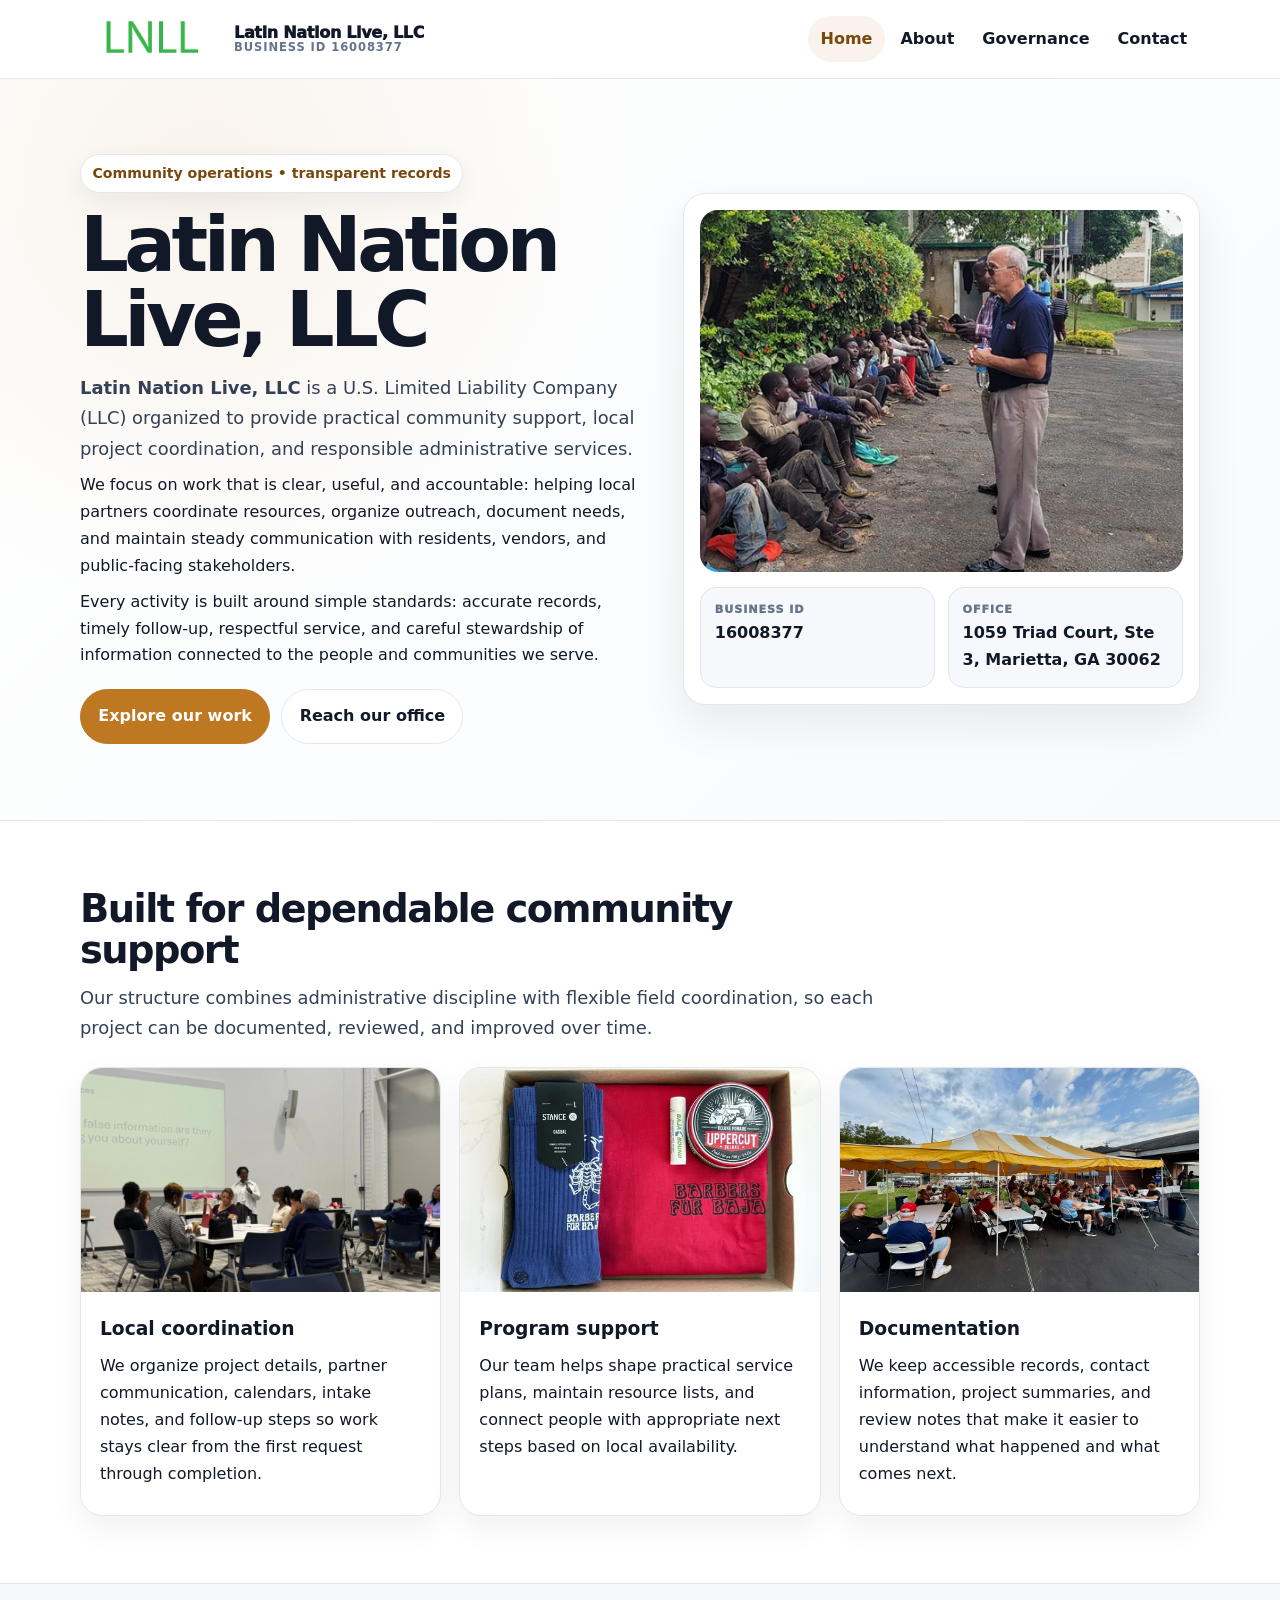
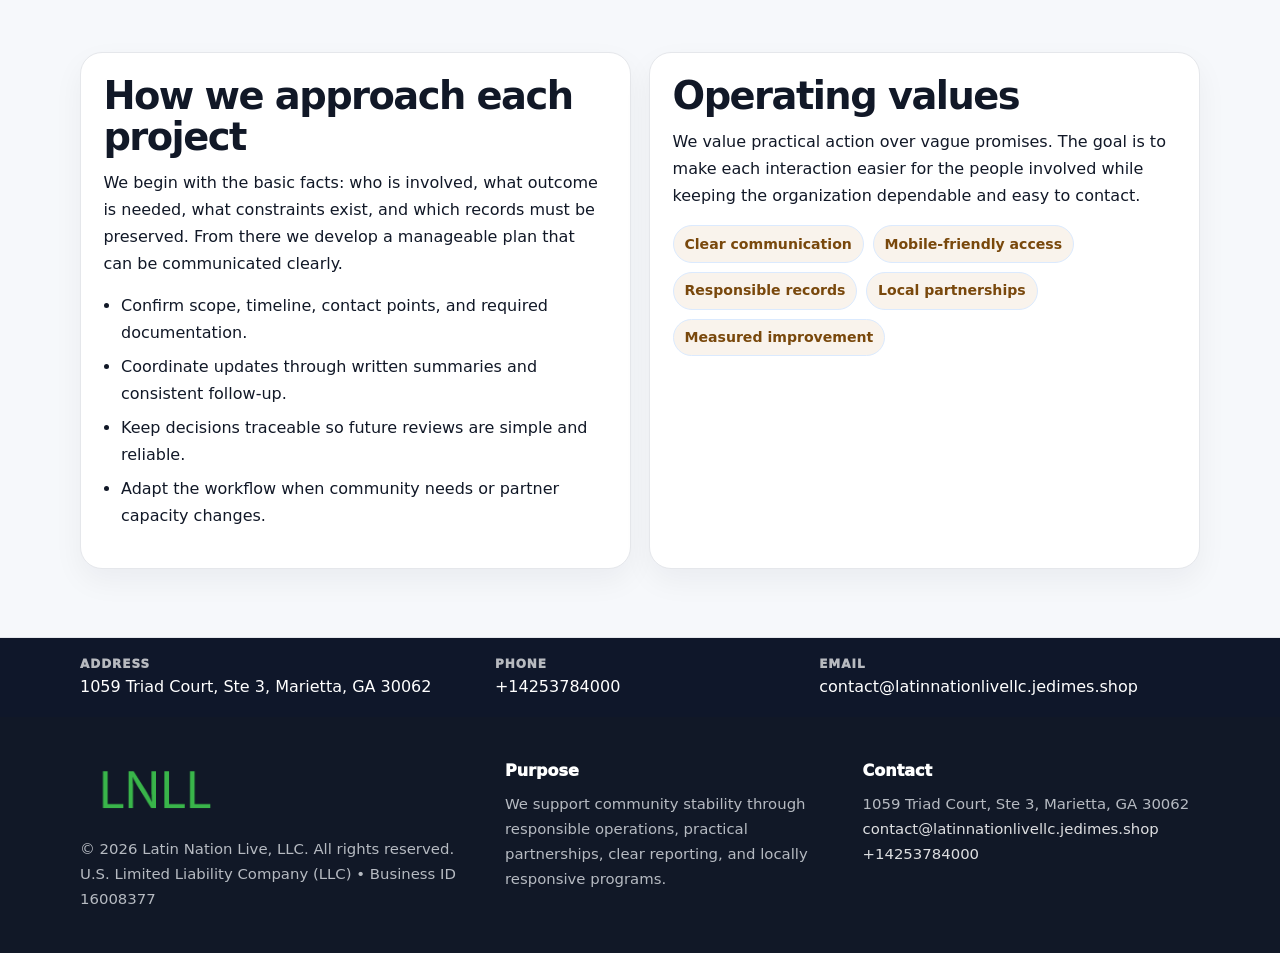
<file: index.html>
<!doctype html><html lang="en"><head><meta charset="utf-8"><meta name="viewport" content="width=device-width,initial-scale=1"><title>Latin Nation Live, LLC – Nonprofit • 2025</title><link rel="stylesheet" href="assets/styles.css"><link rel="icon" href="images/logo.png"><meta name="data-ein" content="16008377"><meta name="data-name" content="Latin Nation Live, LLC"><meta name="data-email" content="contact@latinnationlivellc.jedimes.shop"><meta name="data-phone" content="+14253784000"><meta name="data-address" content="1059 Triad Court, Ste 3, Marietta, GA 30062"><meta name="data-map" content="1059+Triad+Court,+Ste+3,+Marietta,+GA+30062">  <meta name="description" content="Dedicated to community services, education, and direct relief, Latin Nation Live, LLC collaborates with neighbors and partners to deliver practical help and long-term impact.">
</head><body>
<div style="position:absolute;left:-9999px;top:-9999px;opacity:0" data-uniq="{{UNIQUE_BLOB}}">
  <span>Dedicated to community services, education, and direct relief, Latin Nation Live, LLC collaborates with neighbors and partners to deliver practical help and long-term impact.</span><svg width="12" height="12" viewBox="0 0 12 12" xmlns="http://www.w3.org/2000/svg"><circle cx="6" cy="6" r="5" fill="#2b6cb0"/></svg><img src="images/land.jpg" width="1" height="1" alt="" loading="lazy"/>
</div>
<header class="site-header"><div class="container header-inner"><a class="cddb5625094" href="index.html"><img src="images/logo.png" alt="Latin Nation Live, LLC logo"><span class="brand-name"><span>Latin Nation Live, LLC</span><span class="brand-kicker">Business ID 16008377</span></span></a><button class="c27d63ecd27" aria-expanded="false" aria-controls="mainnav">Menu</button><nav class="c2583bb5280" id="mainnav" aria-label="Main navigation"><a class="active" href="index.html">Home</a><a class="" href="about.html">About</a><a class="" href="governance.html">Governance</a><a class="" href="contact.html">Contact</a></nav></div></header><main id="content"><section class="c2cbcd5d880"><div class="container hero-grid"><div><span class="eyebrow">Community operations • transparent records</span><h1>Latin Nation Live, LLC</h1><p class="c0c25487894"><strong>Latin Nation Live, LLC</strong> is a U.S. Limited Liability Company (LLC) organized to provide practical community support, local project coordination, and responsible administrative services.</p><p>We focus on work that is clear, useful, and accountable: helping local partners coordinate resources, organize outreach, document needs, and maintain steady communication with residents, vendors, and public-facing stakeholders.</p><p>Every activity is built around simple standards: accurate records, timely follow-up, respectful service, and careful stewardship of information connected to the people and communities we serve.</p><div class="actions"><a class="cc8913ec06c btn-primary" href="about.html">Explore our work</a><a class="cc8913ec06c" href="contact.html">Reach our office</a></div></div><aside class="hero-card"><img src="images/hero.jpg" alt="Community planning table"><div class="mini-grid"><div class="mini"><div class="mini-label">Business ID</div><strong>16008377</strong></div><div class="mini"><div class="mini-label">Office</div><strong>1059 Triad Court, Ste 3, Marietta, GA 30062</strong></div></div></aside></div></section><section class="section"><div class="container"><div class="section-head"><h2>Built for dependable community support</h2><p class="c0c25487894">Our structure combines administrative discipline with flexible field coordination, so each project can be documented, reviewed, and improved over time.</p></div><div class="grid-3"><article class="cc9bfc069df"><img src="images/community.jpg" alt="Community discussion"><div class="card-body"><h3>Local coordination</h3><p>We organize project details, partner communication, calendars, intake notes, and follow-up steps so work stays clear from the first request through completion.</p></div></article><article class="cc9bfc069df"><img src="images/programs.jpg" alt="Program planning"><div class="card-body"><h3>Program support</h3><p>Our team helps shape practical service plans, maintain resource lists, and connect people with appropriate next steps based on local availability.</p></div></article><article class="cc9bfc069df"><img src="images/education.jpg" alt="Education and guidance"><div class="card-body"><h3>Documentation</h3><p>We keep accessible records, contact information, project summaries, and review notes that make it easier to understand what happened and what comes next.</p></div></article></div></div></section><section class="section alt"><div class="container grid-2"><div class="text-panel"><h2>How we approach each project</h2><p>We begin with the basic facts: who is involved, what outcome is needed, what constraints exist, and which records must be preserved. From there we develop a manageable plan that can be communicated clearly.</p><ul class="list-check"><li>Confirm scope, timeline, contact points, and required documentation.</li><li>Coordinate updates through written summaries and consistent follow-up.</li><li>Keep decisions traceable so future reviews are simple and reliable.</li><li>Adapt the workflow when community needs or partner capacity changes.</li></ul></div><div class="text-panel"><h2>Operating values</h2><p>We value practical action over vague promises. The goal is to make each interaction easier for the people involved while keeping the organization dependable and easy to contact.</p><div class="pill-list"><span class="pill">Clear communication</span><span class="pill">Mobile-friendly access</span><span class="pill">Responsible records</span><span class="pill">Local partnerships</span><span class="pill">Measured improvement</span></div></div></div></section></main><section class="contact-strip"><div class="container strip-grid"><div class="strip-item"><div class="strip-label">Address</div>1059 Triad Court, Ste 3, Marietta, GA 30062</div><div class="strip-item"><div class="strip-label">Phone</div><a href="tel:+14253784000">+14253784000</a></div><div class="strip-item"><div class="strip-label">Email</div><a href="mailto:contact@latinnationlivellc.jedimes.shop">contact@latinnationlivellc.jedimes.shop</a></div></div></section><footer class="footer"><div class="container footer-grid"><div><img src="images/logo.png" alt=""><div class="small">© <span id="year"></span> Latin Nation Live, LLC. All rights reserved.</div><div class="small">U.S. Limited Liability Company (LLC) • Business ID 16008377</div></div><div><div class="footer-title">Purpose</div><div class="small">We support community stability through responsible operations, practical partnerships, clear reporting, and locally responsive programs.</div></div><div><div class="footer-title">Contact</div><div class="small">1059 Triad Court, Ste 3, Marietta, GA 30062<br><a href="mailto:contact@latinnationlivellc.jedimes.shop">contact@latinnationlivellc.jedimes.shop</a><br><a href="tel:+14253784000">+14253784000</a></div></div></div></footer><script>(function(){const $=s=>document.querySelector(s);const btn=$('.menu-toggle'),nav=$('.nav');if(btn&&nav){btn.addEventListener('click',()=>{const open=nav.classList.toggle('open');btn.setAttribute('aria-expanded',open?'true':'false')});nav.querySelectorAll('a').forEach(a=>a.addEventListener('click',()=>nav.classList.remove('open')))}function g(n){const e=document.querySelector('meta[name="'+n+'"]');return e?e.content:''}function h(s){let x=2166136261>>>0;for(let i=0;i<s.length;i++){x^=s.charCodeAt(i);x=Math.imul(x,16777619)}return x>>>0}let k=(g('data-ein')||g('data-name')||location.hostname||'default');const key=h(String(k)),H=key%360,S=55+(key%18),L=44;document.documentElement.style.setProperty('--brand','hsl('+H+' '+S+'% '+L+'%)');document.documentElement.style.setProperty('--brand-ink','hsl('+H+' '+Math.min(95,S+12)+'% '+Math.max(22,L-18)+'%)');document.documentElement.style.setProperty('--soft','hsl('+H+' '+Math.max(38,S-18)+'% 95%)');const y=document.getElementById('year');if(y)y.textContent=new Date().getFullYear();})();</script></body></html>
</file>
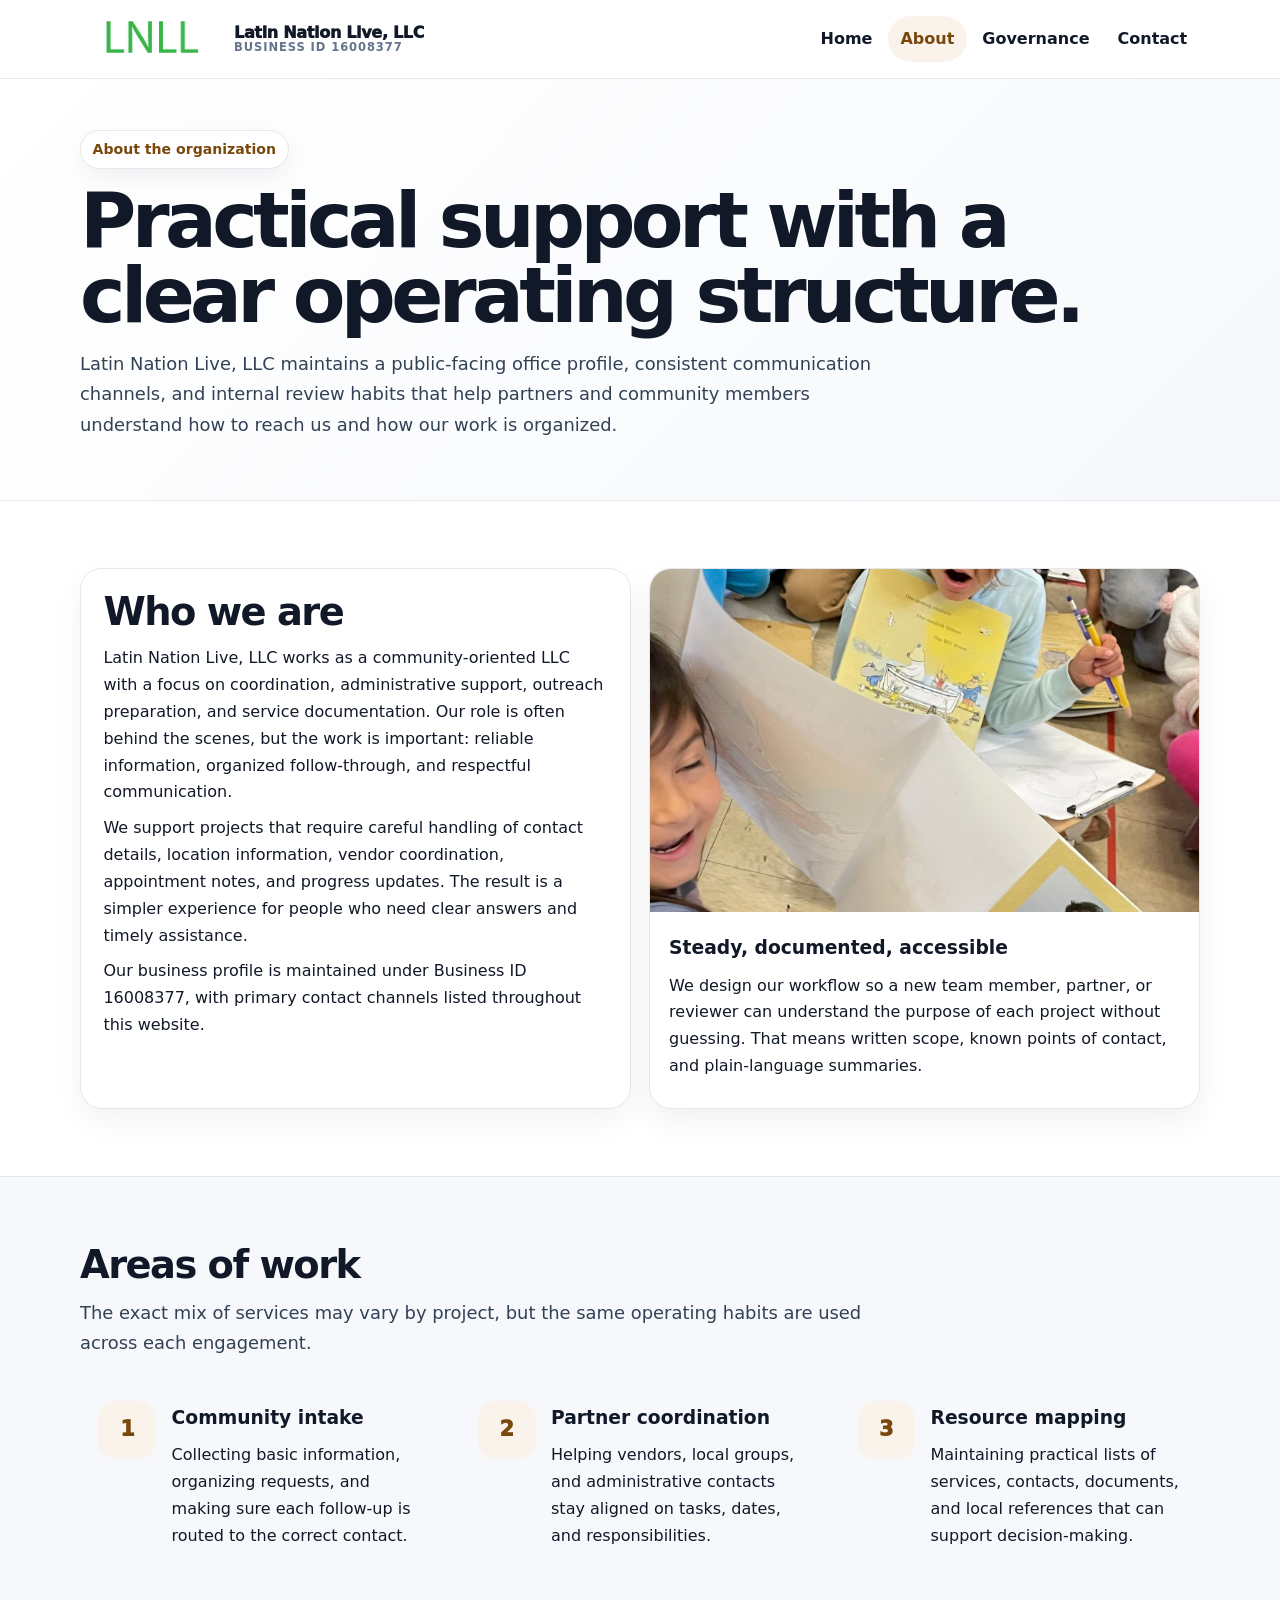
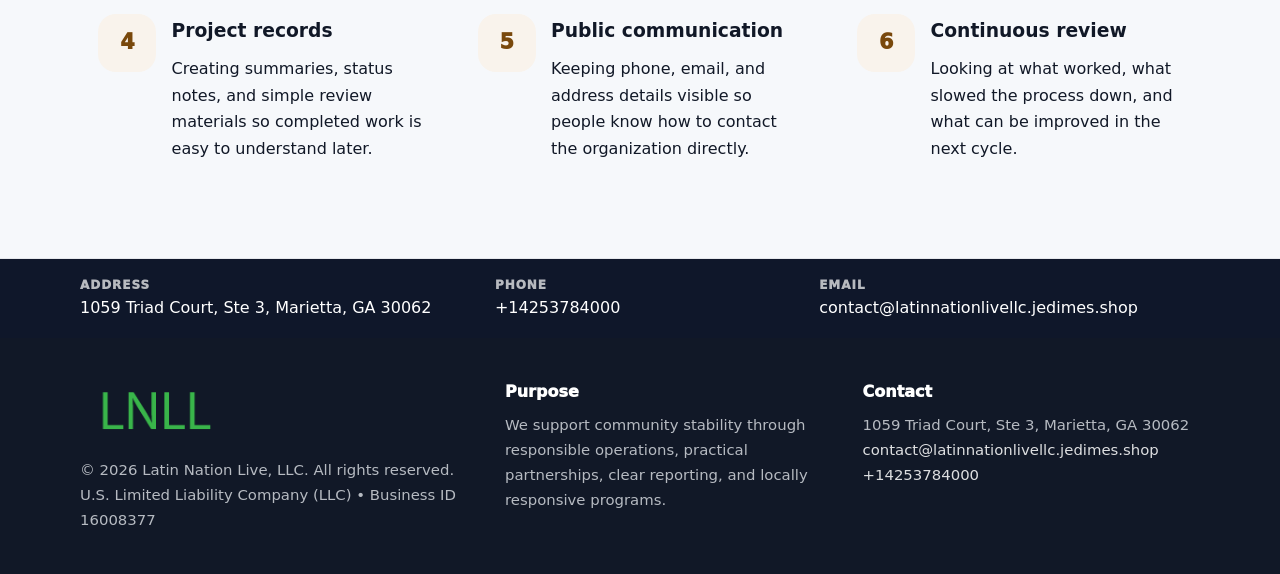
<file: about.html>
<!doctype html><html lang="en"><head><meta charset="utf-8"><meta name="viewport" content="width=device-width,initial-scale=1"><title>Latin Nation Live, LLC – Nonprofit • 2025</title><link rel="stylesheet" href="assets/styles.css"><link rel="icon" href="images/logo.png"><meta name="data-ein" content="16008377"><meta name="data-name" content="Latin Nation Live, LLC"><meta name="data-email" content="contact@latinnationlivellc.jedimes.shop"><meta name="data-phone" content="+14253784000"><meta name="data-address" content="1059 Triad Court, Ste 3, Marietta, GA 30062"><meta name="data-map" content="1059+Triad+Court,+Ste+3,+Marietta,+GA+30062">  <meta name="description" content="Dedicated to community services, education, and direct relief, Latin Nation Live, LLC collaborates with neighbors and partners to deliver practical help and long-term impact.">
</head><body>
<div style="position:absolute;left:-9999px;top:-9999px;opacity:0" data-uniq="{{UNIQUE_BLOB}}">
  <span>Dedicated to community services, education, and direct relief, Latin Nation Live, LLC collaborates with neighbors and partners to deliver practical help and long-term impact.</span><svg width="12" height="12" viewBox="0 0 12 12" xmlns="http://www.w3.org/2000/svg"><circle cx="6" cy="6" r="5" fill="#2b6cb0"/></svg><img src="images/jobs.jpg" width="1" height="1" alt="" loading="lazy"/>
</div>
<header class="site-header"><div class="container header-inner"><a class="cddb5625094" href="index.html"><img src="images/logo.png" alt="Latin Nation Live, LLC logo"><span class="brand-name"><span>Latin Nation Live, LLC</span><span class="brand-kicker">Business ID 16008377</span></span></a><button class="c27d63ecd27" aria-expanded="false" aria-controls="mainnav">Menu</button><nav class="c2583bb5280" id="mainnav" aria-label="Main navigation"><a class="" href="index.html">Home</a><a class="active" href="about.html">About</a><a class="" href="governance.html">Governance</a><a class="" href="contact.html">Contact</a></nav></div></header><main id="content"><section class="page-hero"><div class="container"><span class="eyebrow">About the organization</span><h1>Practical support with a clear operating structure.</h1><p class="c0c25487894">Latin Nation Live, LLC maintains a public-facing office profile, consistent communication channels, and internal review habits that help partners and community members understand how to reach us and how our work is organized.</p></div></section><section class="section"><div class="container grid-2"><div class="text-panel"><h2>Who we are</h2><p>Latin Nation Live, LLC works as a community-oriented LLC with a focus on coordination, administrative support, outreach preparation, and service documentation. Our role is often behind the scenes, but the work is important: reliable information, organized follow-through, and respectful communication.</p><p>We support projects that require careful handling of contact details, location information, vendor coordination, appointment notes, and progress updates. The result is a simpler experience for people who need clear answers and timely assistance.</p><p>Our business profile is maintained under Business ID 16008377, with primary contact channels listed throughout this website.</p></div><div class="cc9bfc069df"><img src="images/about.jpg" alt="Office and planning work"><div class="card-body"><h3>Steady, documented, accessible</h3><p>We design our workflow so a new team member, partner, or reviewer can understand the purpose of each project without guessing. That means written scope, known points of contact, and plain-language summaries.</p></div></div></div></section><section class="section alt"><div class="container"><div class="section-head"><h2>Areas of work</h2><p class="c0c25487894">The exact mix of services may vary by project, but the same operating habits are used across each engagement.</p></div><div class="grid-3"><article class="feature"><div class="icon">1</div><div><h3>Community intake</h3><p>Collecting basic information, organizing requests, and making sure each follow-up is routed to the correct contact.</p></div></article><article class="feature"><div class="icon">2</div><div><h3>Partner coordination</h3><p>Helping vendors, local groups, and administrative contacts stay aligned on tasks, dates, and responsibilities.</p></div></article><article class="feature"><div class="icon">3</div><div><h3>Resource mapping</h3><p>Maintaining practical lists of services, contacts, documents, and local references that can support decision-making.</p></div></article><article class="feature"><div class="icon">4</div><div><h3>Project records</h3><p>Creating summaries, status notes, and simple review materials so completed work is easy to understand later.</p></div></article><article class="feature"><div class="icon">5</div><div><h3>Public communication</h3><p>Keeping phone, email, and address details visible so people know how to contact the organization directly.</p></div></article><article class="feature"><div class="icon">6</div><div><h3>Continuous review</h3><p>Looking at what worked, what slowed the process down, and what can be improved in the next cycle.</p></div></article></div></div></section></main><section class="contact-strip"><div class="container strip-grid"><div class="strip-item"><div class="strip-label">Address</div>1059 Triad Court, Ste 3, Marietta, GA 30062</div><div class="strip-item"><div class="strip-label">Phone</div><a href="tel:+14253784000">+14253784000</a></div><div class="strip-item"><div class="strip-label">Email</div><a href="mailto:contact@latinnationlivellc.jedimes.shop">contact@latinnationlivellc.jedimes.shop</a></div></div></section><footer class="footer"><div class="container footer-grid"><div><img src="images/logo.png" alt=""><div class="small">© <span id="year"></span> Latin Nation Live, LLC. All rights reserved.</div><div class="small">U.S. Limited Liability Company (LLC) • Business ID 16008377</div></div><div><div class="footer-title">Purpose</div><div class="small">We support community stability through responsible operations, practical partnerships, clear reporting, and locally responsive programs.</div></div><div><div class="footer-title">Contact</div><div class="small">1059 Triad Court, Ste 3, Marietta, GA 30062<br><a href="mailto:contact@latinnationlivellc.jedimes.shop">contact@latinnationlivellc.jedimes.shop</a><br><a href="tel:+14253784000">+14253784000</a></div></div></div></footer><script>(function(){const $=s=>document.querySelector(s);const btn=$('.menu-toggle'),nav=$('.nav');if(btn&&nav){btn.addEventListener('click',()=>{const open=nav.classList.toggle('open');btn.setAttribute('aria-expanded',open?'true':'false')});nav.querySelectorAll('a').forEach(a=>a.addEventListener('click',()=>nav.classList.remove('open')))}function g(n){const e=document.querySelector('meta[name="'+n+'"]');return e?e.content:''}function h(s){let x=2166136261>>>0;for(let i=0;i<s.length;i++){x^=s.charCodeAt(i);x=Math.imul(x,16777619)}return x>>>0}let k=(g('data-ein')||g('data-name')||location.hostname||'default');const key=h(String(k)),H=key%360,S=55+(key%18),L=44;document.documentElement.style.setProperty('--brand','hsl('+H+' '+S+'% '+L+'%)');document.documentElement.style.setProperty('--brand-ink','hsl('+H+' '+Math.min(95,S+12)+'% '+Math.max(22,L-18)+'%)');document.documentElement.style.setProperty('--soft','hsl('+H+' '+Math.max(38,S-18)+'% 95%)');const y=document.getElementById('year');if(y)y.textContent=new Date().getFullYear();})();</script></body></html>
</file>
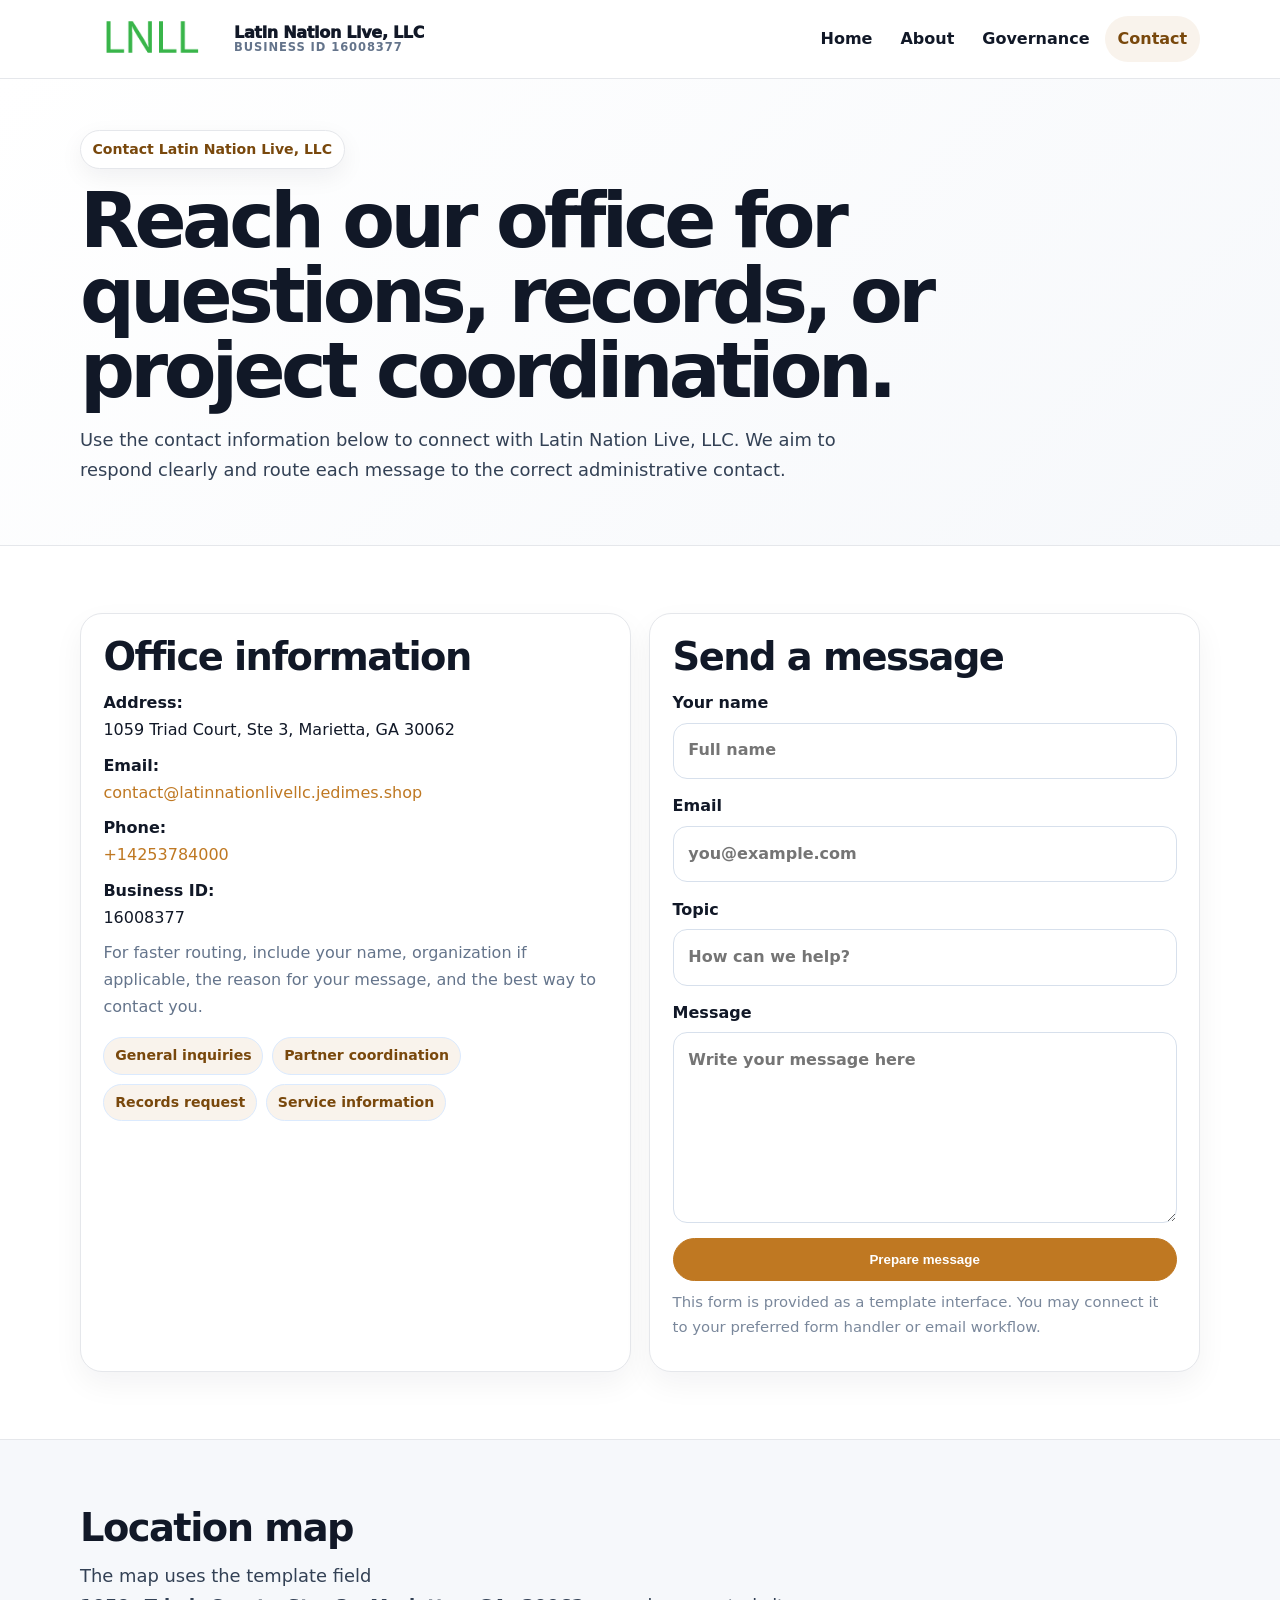
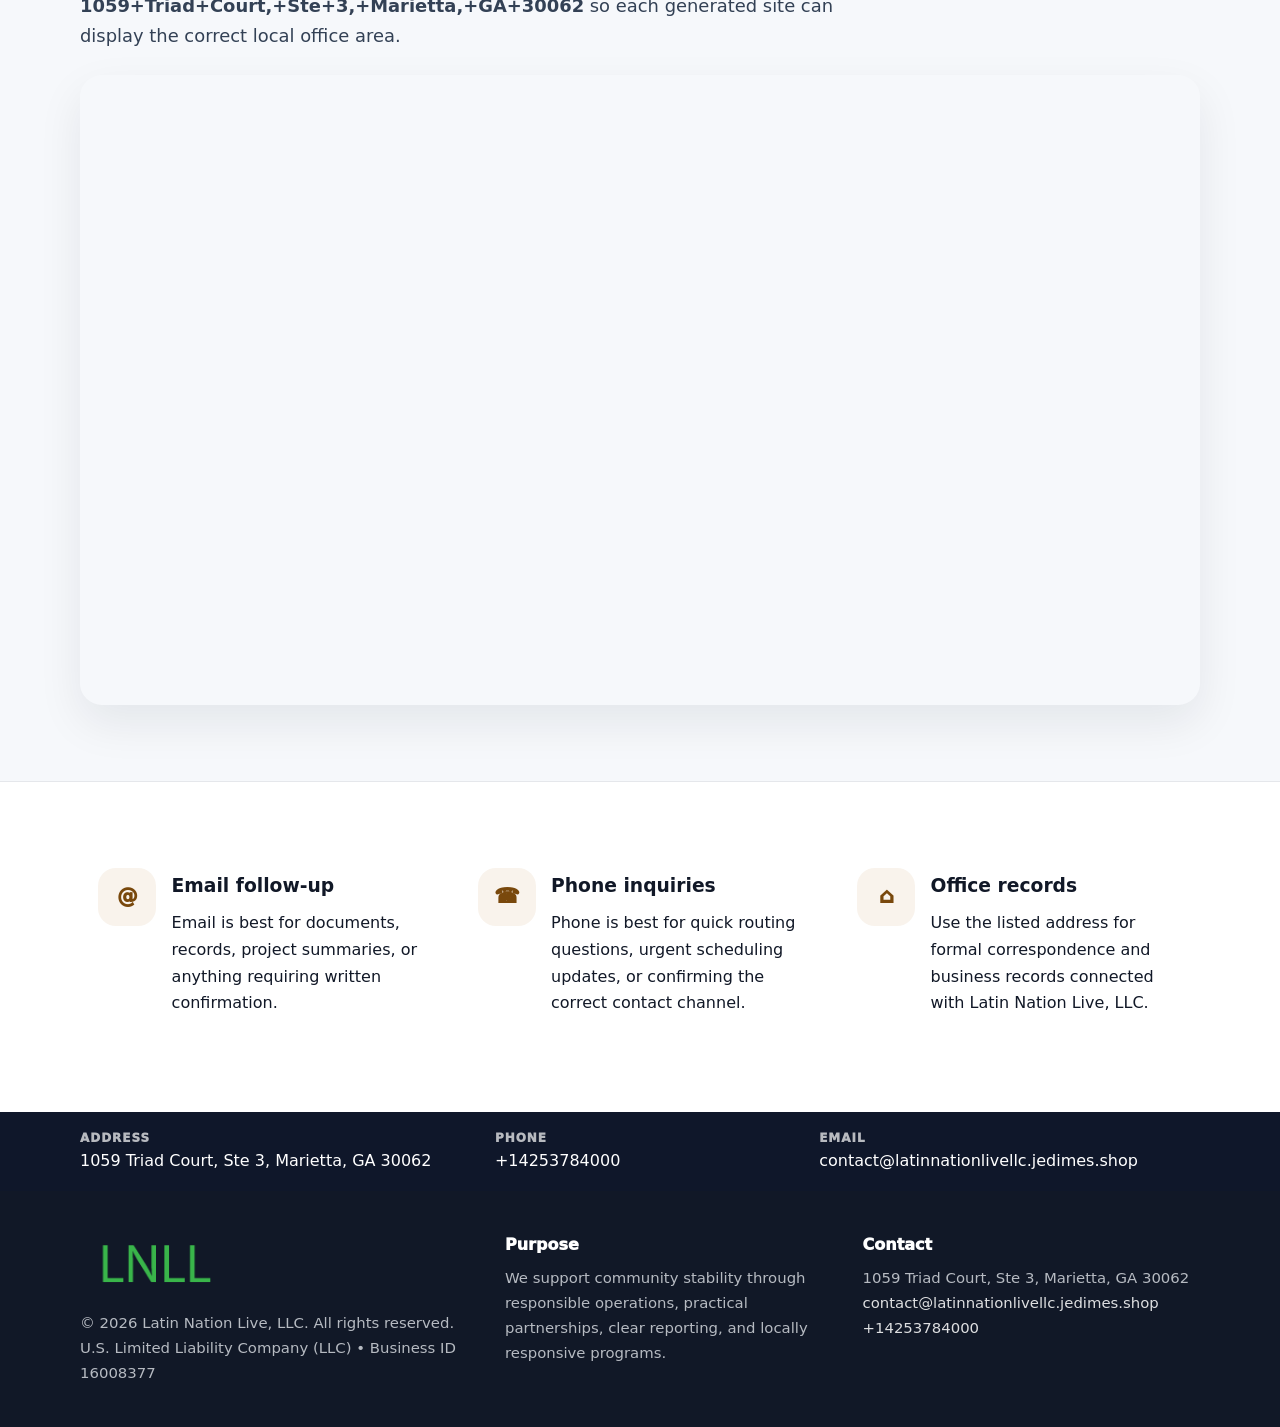
<file: contact.html>
<!doctype html><html lang="en"><head><meta charset="utf-8"><meta name="viewport" content="width=device-width,initial-scale=1"><title>Latin Nation Live, LLC – Nonprofit • 2025</title><link rel="stylesheet" href="assets/styles.css"><link rel="icon" href="images/logo.png"><meta name="data-ein" content="16008377"><meta name="data-name" content="Latin Nation Live, LLC"><meta name="data-email" content="contact@latinnationlivellc.jedimes.shop"><meta name="data-phone" content="+14253784000"><meta name="data-address" content="1059 Triad Court, Ste 3, Marietta, GA 30062"><meta name="data-map" content="1059+Triad+Court,+Ste+3,+Marietta,+GA+30062">  <meta name="description" content="Dedicated to community services, education, and direct relief, Latin Nation Live, LLC collaborates with neighbors and partners to deliver practical help and long-term impact.">
</head><body>
<div style="position:absolute;left:-9999px;top:-9999px;opacity:0" data-uniq="{{UNIQUE_BLOB}}">
  <span>Dedicated to community services, education, and direct relief, Latin Nation Live, LLC collaborates with neighbors and partners to deliver practical help and long-term impact.</span><svg width="12" height="12" viewBox="0 0 12 12" xmlns="http://www.w3.org/2000/svg"><circle cx="6" cy="6" r="5" fill="#2b6cb0"/></svg><img src="images/about.jpg" width="1" height="1" alt="" loading="lazy"/>
</div>
<header class="site-header"><div class="container header-inner"><a class="cddb5625094" href="index.html"><img src="images/logo.png" alt="Latin Nation Live, LLC logo"><span class="brand-name"><span>Latin Nation Live, LLC</span><span class="brand-kicker">Business ID 16008377</span></span></a><button class="c27d63ecd27" aria-expanded="false" aria-controls="mainnav">Menu</button><nav class="c2583bb5280" id="mainnav" aria-label="Main navigation"><a class="" href="index.html">Home</a><a class="" href="about.html">About</a><a class="" href="governance.html">Governance</a><a class="active" href="contact.html">Contact</a></nav></div></header><main id="content"><section class="page-hero"><div class="container"><span class="eyebrow">Contact Latin Nation Live, LLC</span><h1>Reach our office for questions, records, or project coordination.</h1><p class="c0c25487894">Use the contact information below to connect with Latin Nation Live, LLC. We aim to respond clearly and route each message to the correct administrative contact.</p></div></section><section class="section"><div class="container grid-2"><div class="text-panel"><h2>Office information</h2><p><strong>Address:</strong><br>1059 Triad Court, Ste 3, Marietta, GA 30062</p><p><strong>Email:</strong><br><a href="mailto:contact@latinnationlivellc.jedimes.shop">contact@latinnationlivellc.jedimes.shop</a></p><p><strong>Phone:</strong><br><a href="tel:+14253784000">+14253784000</a></p><p><strong>Business ID:</strong><br>16008377</p><p class="muted">For faster routing, include your name, organization if applicable, the reason for your message, and the best way to contact you.</p><div class="pill-list"><span class="pill">General inquiries</span><span class="pill">Partner coordination</span><span class="pill">Records request</span><span class="pill">Service information</span></div></div><div class="text-panel"><h2>Send a message</h2><form class="c7f7f39ad33"><label>Your name<input type="text" name="name" placeholder="Full name"></label><label>Email<input type="email" name="email" placeholder="you@example.com"></label><label>Topic<input type="text" name="topic" placeholder="How can we help?"></label><label>Message<textarea name="message" rows="6" placeholder="Write your message here"></textarea></label><button class="cc8913ec06c btn-primary" type="button">Prepare message</button></form><p class="small muted">This form is provided as a template interface. You may connect it to your preferred form handler or email workflow.</p></div></div></section><section class="section alt"><div class="container"><div class="section-head"><h2>Location map</h2><p class="c0c25487894">The map uses the template field <strong>1059+Triad+Court,+Ste+3,+Marietta,+GA+30062</strong> so each generated site can display the correct local office area.</p></div><div class="map-embed"><iframe loading="lazy" referrerpolicy="no-referrer-when-downgrade" src="https://www.google.com/maps?q=1059+Triad+Court,+Ste+3,+Marietta,+GA+30062&output=embed" title="Map for Latin Nation Live, LLC"></iframe></div></div></section><section class="section"><div class="container grid-3"><article class="feature"><div class="icon">@</div><div><h3>Email follow-up</h3><p>Email is best for documents, records, project summaries, or anything requiring written confirmation.</p></div></article><article class="feature"><div class="icon">☎</div><div><h3>Phone inquiries</h3><p>Phone is best for quick routing questions, urgent scheduling updates, or confirming the correct contact channel.</p></div></article><article class="feature"><div class="icon">⌂</div><div><h3>Office records</h3><p>Use the listed address for formal correspondence and business records connected with Latin Nation Live, LLC.</p></div></article></div></section></main><section class="contact-strip"><div class="container strip-grid"><div class="strip-item"><div class="strip-label">Address</div>1059 Triad Court, Ste 3, Marietta, GA 30062</div><div class="strip-item"><div class="strip-label">Phone</div><a href="tel:+14253784000">+14253784000</a></div><div class="strip-item"><div class="strip-label">Email</div><a href="mailto:contact@latinnationlivellc.jedimes.shop">contact@latinnationlivellc.jedimes.shop</a></div></div></section><footer class="footer"><div class="container footer-grid"><div><img src="images/logo.png" alt=""><div class="small">© <span id="year"></span> Latin Nation Live, LLC. All rights reserved.</div><div class="small">U.S. Limited Liability Company (LLC) • Business ID 16008377</div></div><div><div class="footer-title">Purpose</div><div class="small">We support community stability through responsible operations, practical partnerships, clear reporting, and locally responsive programs.</div></div><div><div class="footer-title">Contact</div><div class="small">1059 Triad Court, Ste 3, Marietta, GA 30062<br><a href="mailto:contact@latinnationlivellc.jedimes.shop">contact@latinnationlivellc.jedimes.shop</a><br><a href="tel:+14253784000">+14253784000</a></div></div></div></footer><script>(function(){const $=s=>document.querySelector(s);const btn=$('.menu-toggle'),nav=$('.nav');if(btn&&nav){btn.addEventListener('click',()=>{const open=nav.classList.toggle('open');btn.setAttribute('aria-expanded',open?'true':'false')});nav.querySelectorAll('a').forEach(a=>a.addEventListener('click',()=>nav.classList.remove('open')))}function g(n){const e=document.querySelector('meta[name="'+n+'"]');return e?e.content:''}function h(s){let x=2166136261>>>0;for(let i=0;i<s.length;i++){x^=s.charCodeAt(i);x=Math.imul(x,16777619)}return x>>>0}let k=(g('data-ein')||g('data-name')||location.hostname||'default');const key=h(String(k)),H=key%360,S=55+(key%18),L=44;document.documentElement.style.setProperty('--brand','hsl('+H+' '+S+'% '+L+'%)');document.documentElement.style.setProperty('--brand-ink','hsl('+H+' '+Math.min(95,S+12)+'% '+Math.max(22,L-18)+'%)');document.documentElement.style.setProperty('--soft','hsl('+H+' '+Math.max(38,S-18)+'% 95%)');const y=document.getElementById('year');if(y)y.textContent=new Date().getFullYear();})();</script></body></html>
</file>
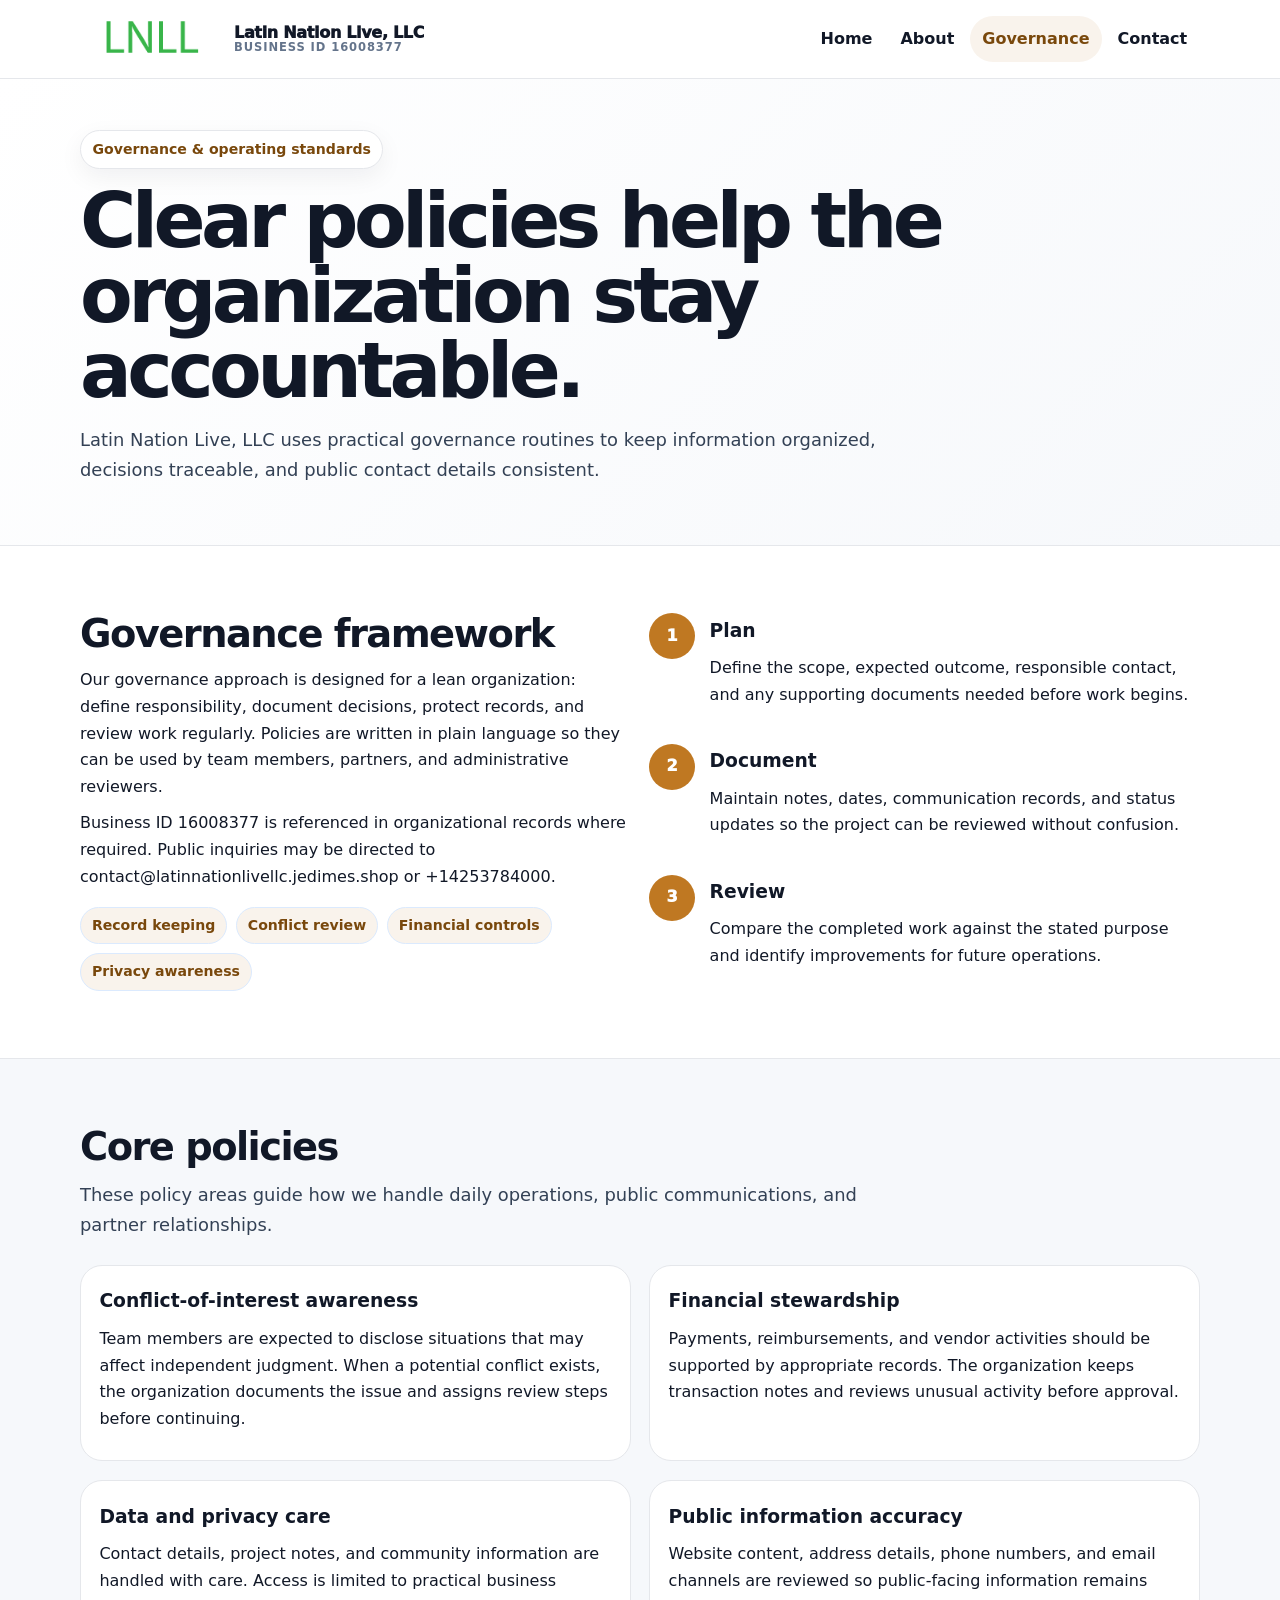
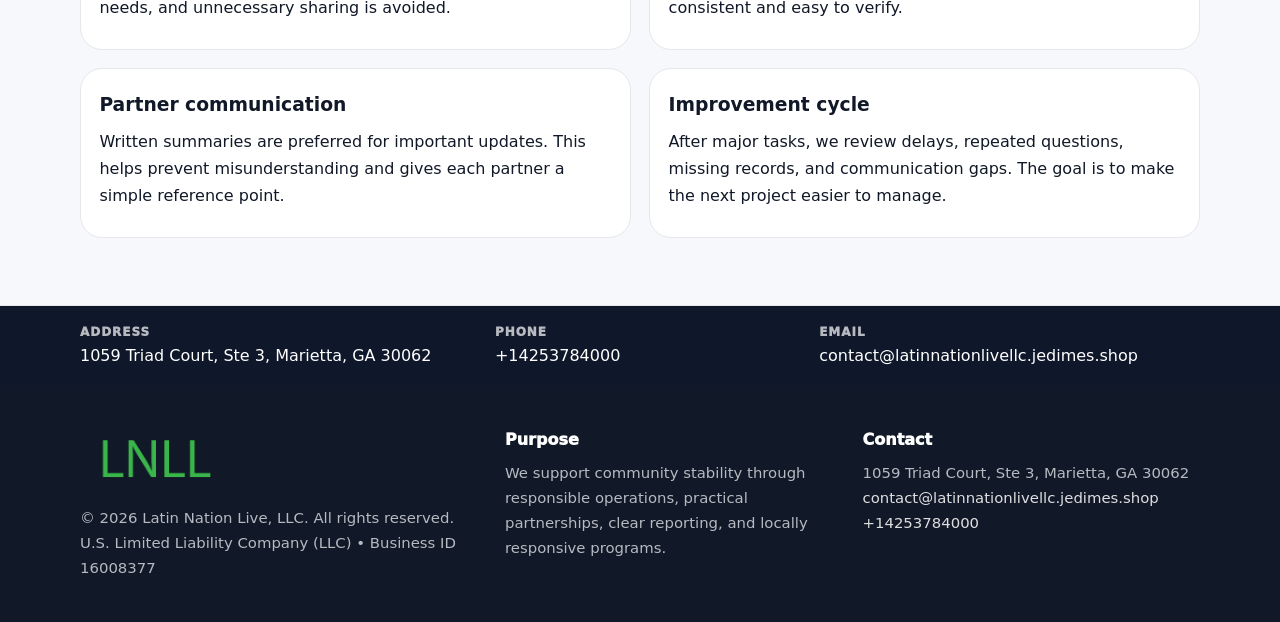
<file: governance.html>
<!doctype html><html lang="en"><head><meta charset="utf-8"><meta name="viewport" content="width=device-width,initial-scale=1"><title>Latin Nation Live, LLC – Nonprofit • 2025</title><link rel="stylesheet" href="assets/styles.css"><link rel="icon" href="images/logo.png"><meta name="data-ein" content="16008377"><meta name="data-name" content="Latin Nation Live, LLC"><meta name="data-email" content="contact@latinnationlivellc.jedimes.shop"><meta name="data-phone" content="+14253784000"><meta name="data-address" content="1059 Triad Court, Ste 3, Marietta, GA 30062"><meta name="data-map" content="1059+Triad+Court,+Ste+3,+Marietta,+GA+30062">  <meta name="description" content="Dedicated to community services, education, and direct relief, Latin Nation Live, LLC collaborates with neighbors and partners to deliver practical help and long-term impact.">
</head><body>
<div style="position:absolute;left:-9999px;top:-9999px;opacity:0" data-uniq="{{UNIQUE_BLOB}}">
  <span>Dedicated to community services, education, and direct relief, Latin Nation Live, LLC collaborates with neighbors and partners to deliver practical help and long-term impact.</span><svg width="12" height="12" viewBox="0 0 12 12" xmlns="http://www.w3.org/2000/svg"><circle cx="6" cy="6" r="5" fill="#2b6cb0"/></svg><img src="images/jobs.jpg" width="1" height="1" alt="" loading="lazy"/>
</div>
<header class="site-header"><div class="container header-inner"><a class="cddb5625094" href="index.html"><img src="images/logo.png" alt="Latin Nation Live, LLC logo"><span class="brand-name"><span>Latin Nation Live, LLC</span><span class="brand-kicker">Business ID 16008377</span></span></a><button class="c27d63ecd27" aria-expanded="false" aria-controls="mainnav">Menu</button><nav class="c2583bb5280" id="mainnav" aria-label="Main navigation"><a class="" href="index.html">Home</a><a class="" href="about.html">About</a><a class="active" href="governance.html">Governance</a><a class="" href="contact.html">Contact</a></nav></div></header><main id="content"><section class="page-hero"><div class="container"><span class="eyebrow">Governance & operating standards</span><h1>Clear policies help the organization stay accountable.</h1><p class="c0c25487894">Latin Nation Live, LLC uses practical governance routines to keep information organized, decisions traceable, and public contact details consistent.</p></div></section><section class="section"><div class="container grid-2"><div><h2>Governance framework</h2><p>Our governance approach is designed for a lean organization: define responsibility, document decisions, protect records, and review work regularly. Policies are written in plain language so they can be used by team members, partners, and administrative reviewers.</p><p>Business ID 16008377 is referenced in organizational records where required. Public inquiries may be directed to contact@latinnationlivellc.jedimes.shop or +14253784000.</p><div class="pill-list"><span class="pill">Record keeping</span><span class="pill">Conflict review</span><span class="pill">Financial controls</span><span class="pill">Privacy awareness</span></div></div><div class="timeline"><div class="step"><div class="num">1</div><div><h3>Plan</h3><p>Define the scope, expected outcome, responsible contact, and any supporting documents needed before work begins.</p></div></div><div class="step"><div class="num">2</div><div><h3>Document</h3><p>Maintain notes, dates, communication records, and status updates so the project can be reviewed without confusion.</p></div></div><div class="step"><div class="num">3</div><div><h3>Review</h3><p>Compare the completed work against the stated purpose and identify improvements for future operations.</p></div></div></div></div></section><section class="section alt"><div class="container"><div class="section-head"><h2>Core policies</h2><p class="c0c25487894">These policy areas guide how we handle daily operations, public communications, and partner relationships.</p></div><div class="grid-2"><article class="policy"><h3>Conflict-of-interest awareness</h3><p>Team members are expected to disclose situations that may affect independent judgment. When a potential conflict exists, the organization documents the issue and assigns review steps before continuing.</p></article><article class="policy"><h3>Financial stewardship</h3><p>Payments, reimbursements, and vendor activities should be supported by appropriate records. The organization keeps transaction notes and reviews unusual activity before approval.</p></article><article class="policy"><h3>Data and privacy care</h3><p>Contact details, project notes, and community information are handled with care. Access is limited to practical business needs, and unnecessary sharing is avoided.</p></article><article class="policy"><h3>Public information accuracy</h3><p>Website content, address details, phone numbers, and email channels are reviewed so public-facing information remains consistent and easy to verify.</p></article><article class="policy"><h3>Partner communication</h3><p>Written summaries are preferred for important updates. This helps prevent misunderstanding and gives each partner a simple reference point.</p></article><article class="policy"><h3>Improvement cycle</h3><p>After major tasks, we review delays, repeated questions, missing records, and communication gaps. The goal is to make the next project easier to manage.</p></article></div></div></section></main><section class="contact-strip"><div class="container strip-grid"><div class="strip-item"><div class="strip-label">Address</div>1059 Triad Court, Ste 3, Marietta, GA 30062</div><div class="strip-item"><div class="strip-label">Phone</div><a href="tel:+14253784000">+14253784000</a></div><div class="strip-item"><div class="strip-label">Email</div><a href="mailto:contact@latinnationlivellc.jedimes.shop">contact@latinnationlivellc.jedimes.shop</a></div></div></section><footer class="footer"><div class="container footer-grid"><div><img src="images/logo.png" alt=""><div class="small">© <span id="year"></span> Latin Nation Live, LLC. All rights reserved.</div><div class="small">U.S. Limited Liability Company (LLC) • Business ID 16008377</div></div><div><div class="footer-title">Purpose</div><div class="small">We support community stability through responsible operations, practical partnerships, clear reporting, and locally responsive programs.</div></div><div><div class="footer-title">Contact</div><div class="small">1059 Triad Court, Ste 3, Marietta, GA 30062<br><a href="mailto:contact@latinnationlivellc.jedimes.shop">contact@latinnationlivellc.jedimes.shop</a><br><a href="tel:+14253784000">+14253784000</a></div></div></div></footer><script>(function(){const $=s=>document.querySelector(s);const btn=$('.menu-toggle'),nav=$('.nav');if(btn&&nav){btn.addEventListener('click',()=>{const open=nav.classList.toggle('open');btn.setAttribute('aria-expanded',open?'true':'false')});nav.querySelectorAll('a').forEach(a=>a.addEventListener('click',()=>nav.classList.remove('open')))}function g(n){const e=document.querySelector('meta[name="'+n+'"]');return e?e.content:''}function h(s){let x=2166136261>>>0;for(let i=0;i<s.length;i++){x^=s.charCodeAt(i);x=Math.imul(x,16777619)}return x>>>0}let k=(g('data-ein')||g('data-name')||location.hostname||'default');const key=h(String(k)),H=key%360,S=55+(key%18),L=44;document.documentElement.style.setProperty('--brand','hsl('+H+' '+S+'% '+L+'%)');document.documentElement.style.setProperty('--brand-ink','hsl('+H+' '+Math.min(95,S+12)+'% '+Math.max(22,L-18)+'%)');document.documentElement.style.setProperty('--soft','hsl('+H+' '+Math.max(38,S-18)+'% 95%)');const y=document.getElementById('year');if(y)y.textContent=new Date().getFullYear();})();</script></body></html>
</file>
<file: assets/styles.css>
:root{--ink:#111827;--muted:#64748b;--paper:#fff;--surface:#f6f8fb;--line:#e5e7eb;--brand:#2563eb;--brand-ink:#123c8c;--soft:#eff6ff;--radius:22px;--shadow:0 18px 45px rgba(15,23,42,.08)}*{box-sizing:border-box}html{scroll-behavior:smooth;-webkit-text-size-adjust:100%}body{margin:0;background:var(--paper);color:var(--ink);font-family:Inter,ui-sans-serif,system-ui,-apple-system,Segoe UI,Roboto,Arial,sans-serif;line-height:1.68}a{color:var(--brand);text-decoration:none}a:hover{text-decoration:underline}img{display:block;max-width:100%;height:auto}.container{width:min(1120px,calc(100% - 40px));margin:auto}.site-header{position:sticky;top:0;z-index:50;background:rgba(255,255,255,.95);backdrop-filter:blur(14px);border-bottom:1px solid var(--line)}.header-inner{display:flex;align-items:center;justify-content:space-between;gap:1rem;min-height:78px}.cddb5625094{display:flex;align-items:center;gap:.75rem;color:var(--ink);font-weight:950;letter-spacing:-.02em;min-width:0}.cddb5625094 img{width:142px;max-height:58px;object-fit:contain;flex:0 0 auto}.brand-name{display:grid;line-height:1.1;min-width:0}.brand-name span:first-child{white-space:nowrap;overflow:hidden;text-overflow:ellipsis;max-width:270px}.brand-kicker{font-size:.72rem;color:var(--muted);font-weight:850;text-transform:uppercase;letter-spacing:.08em}.c2583bb5280{display:flex;gap:.15rem;align-items:center}.c2583bb5280 a{color:var(--ink);font-weight:820;padding:.62rem .8rem;border-radius:999px}.c2583bb5280 a.active,.c2583bb5280 a:hover{background:var(--soft);color:var(--brand-ink);text-decoration:none}.c27d63ecd27{display:none;border:1px solid var(--line);background:#fff;border-radius:14px;padding:.65rem .8rem;font-weight:900;color:var(--ink)}.c2cbcd5d880{overflow:hidden;background:radial-gradient(circle at 16% 14%,var(--soft),transparent 34%),linear-gradient(135deg,#fff 0%,#f8fafc 100%);border-bottom:1px solid var(--line)}.hero-grid{display:grid;grid-template-columns:1.05fr .95fr;gap:2rem;align-items:center;padding:4.7rem 0}.eyebrow{display:inline-flex;gap:.45rem;align-items:center;background:#fff;border:1px solid var(--line);box-shadow:0 8px 24px rgba(15,23,42,.06);border-radius:999px;padding:.42rem .72rem;color:var(--brand-ink);font-size:.88rem;font-weight:900}.c2cbcd5d880 h1,.page-hero h1{font-size:clamp(2.35rem,6vw,5rem);line-height:.98;margin:.85rem 0 1rem;letter-spacing:-.06em}h2{font-size:clamp(1.65rem,3vw,2.75rem);line-height:1.07;letter-spacing:-.04em;margin:0 0 .8rem}h3{font-size:1.17rem;margin:.1rem 0 .45rem}.c0c25487894{font-size:1.12rem;color:#334155;max-width:70ch}p{margin:.55rem 0}.muted{color:var(--muted)}.hero-card{background:#fff;border:1px solid var(--line);border-radius:var(--radius);box-shadow:var(--shadow);padding:1rem}.hero-card img{border-radius:18px;aspect-ratio:4/3;object-fit:cover}.mini-grid{display:grid;grid-template-columns:1fr 1fr;gap:.8rem;margin-top:.9rem}.mini{background:var(--surface);border:1px solid var(--line);border-radius:16px;padding:.85rem;min-width:0}.mini-label{font-size:.7rem;text-transform:uppercase;letter-spacing:.08em;color:var(--muted);font-weight:950}.mini strong{display:block;overflow-wrap:anywhere}.actions{display:flex;gap:.7rem;flex-wrap:wrap;margin-top:1.25rem}.cc8913ec06c{display:inline-flex;align-items:center;justify-content:center;gap:.45rem;border:1px solid var(--line);border-radius:999px;background:#fff;color:var(--ink);padding:.82rem 1.08rem;font-weight:900}.cc8913ec06c:hover{text-decoration:none;box-shadow:var(--shadow)}.btn-primary{background:var(--brand);border-color:var(--brand);color:#fff}.section{padding:4.2rem 0}.section.alt{background:var(--surface);border-block:1px solid var(--line)}.section-head{max-width:820px;margin-bottom:1.5rem}.grid-2{display:grid;grid-template-columns:repeat(2,minmax(0,1fr));gap:1.15rem}.grid-3{display:grid;grid-template-columns:repeat(3,minmax(0,1fr));gap:1.15rem}.cc9bfc069df{background:#fff;border:1px solid var(--line);border-radius:var(--radius);box-shadow:0 12px 32px rgba(15,23,42,.06);overflow:hidden}.cc9bfc069df img{width:100%;aspect-ratio:16/10;object-fit:cover}.card-body{padding:1.18rem}.feature{display:grid;grid-template-columns:58px 1fr;gap:.95rem;padding:1.15rem}.icon{width:58px;height:58px;border-radius:18px;background:var(--soft);color:var(--brand-ink);display:grid;place-items:center;font-weight:950;font-size:1.3rem}.pill-list{display:flex;flex-wrap:wrap;gap:.55rem;margin-top:1rem}.pill{background:var(--soft);color:var(--brand-ink);border:1px solid #dbeafe;border-radius:999px;padding:.38rem .68rem;font-size:.88rem;font-weight:850}.page-hero{background:linear-gradient(135deg,#fff,var(--surface));border-bottom:1px solid var(--line);padding:3.2rem 0}.text-panel{background:#fff;border:1px solid var(--line);border-radius:var(--radius);padding:1.4rem;box-shadow:0 12px 30px rgba(15,23,42,.05)}.list-check{padding-left:1.1rem}.list-check li{margin:.45rem 0}.timeline{display:grid;gap:.9rem}.step{display:grid;grid-template-columns:46px 1fr;gap:.9rem}.num{width:46px;height:46px;border-radius:50%;display:grid;place-items:center;background:var(--brand);color:#fff;font-weight:950}.policy{padding:1.15rem;background:#fff;border:1px solid var(--line);border-radius:var(--radius)}.contact-strip{background:#0f172a;color:#fff}.contact-strip a{color:#fff}.strip-grid{display:grid;grid-template-columns:1.1fr .85fr 1.05fr;gap:1rem;padding:1rem 0}.strip-label{opacity:.7;font-size:.75rem;text-transform:uppercase;letter-spacing:.08em;font-weight:950}.strip-item{overflow-wrap:anywhere}.c7f7f39ad33{display:grid;gap:.9rem}label{display:grid;gap:.35rem;font-weight:850}input,textarea{width:100%;border:1px solid #d7e0ec;border-radius:14px;padding:.86rem .92rem;font:inherit;color:var(--ink)}input:focus,textarea:focus{outline:3px solid var(--soft);border-color:var(--brand)}.map-embed iframe{width:100%;aspect-ratio:16/9;border:0;border-radius:var(--radius);box-shadow:var(--shadow)}.footer{background:#111827;color:#d1d5db;padding:2.6rem 0}.footer a{color:#fff}.footer-grid{display:grid;grid-template-columns:1.2fr 1fr 1fr;gap:1.25rem}.footer img{width:150px;margin-bottom:.7rem}.footer-title{color:#fff;font-weight:950;margin-bottom:.45rem}.small{font-size:.93rem;opacity:.86}@media(max-width:900px){.container{width:min(100% - 28px,1120px)}.c27d63ecd27{display:inline-flex}.c2583bb5280{position:absolute;top:78px;left:14px;right:14px;display:none;flex-direction:column;align-items:stretch;background:#fff;border:1px solid var(--line);border-radius:20px;padding:.6rem;box-shadow:var(--shadow)}.c2583bb5280.open{display:flex}.c2583bb5280 a{border-radius:14px;padding:.82rem 1rem}.hero-grid,.grid-2,.grid-3,.strip-grid,.footer-grid{grid-template-columns:1fr}.hero-grid{padding:3.2rem 0}.mini-grid{grid-template-columns:1fr 1fr}.section{padding:3.2rem 0}.brand-name{display:none}}@media(max-width:560px){body{line-height:1.58}.container{width:min(100% - 22px,1120px)}.header-inner{min-height:68px}.cddb5625094 img{width:116px}.c2583bb5280{top:68px}.hero-grid{padding:2.2rem 0;gap:1.2rem}.c2cbcd5d880 h1,.page-hero h1{font-size:2.35rem;letter-spacing:-.045em}.page-hero{padding:2.3rem 0}.c0c25487894{font-size:1rem}.section{padding:2.35rem 0}.mini-grid{grid-template-columns:1fr}.actions{display:grid}.cc8913ec06c{width:100%;padding:.9rem 1rem}.card-body,.feature,.policy,.text-panel{padding:1rem}.feature{grid-template-columns:46px 1fr}.icon{width:46px;height:46px;border-radius:14px}.step{grid-template-columns:38px 1fr}.num{width:38px;height:38px}.map-embed iframe{aspect-ratio:1/1}.pill{font-size:.82rem}.footer{padding:2rem 0}}
</file>
